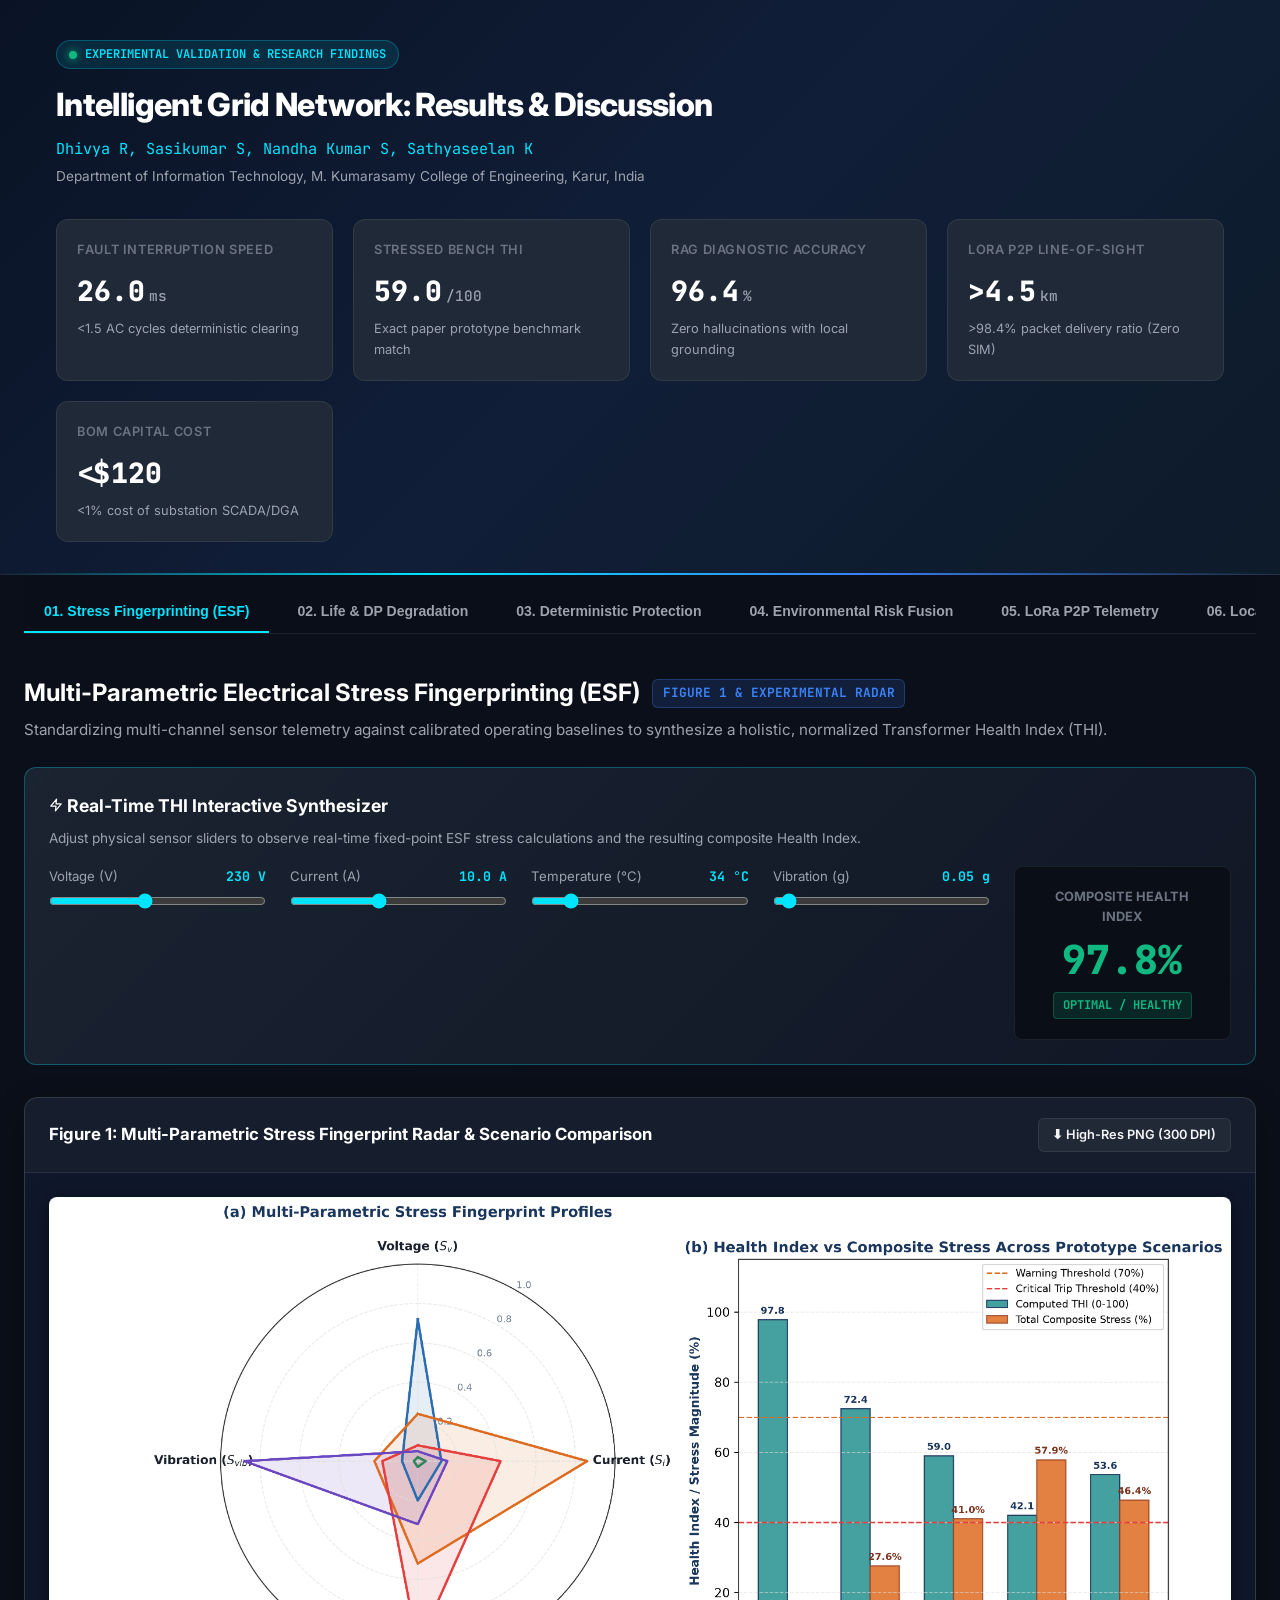
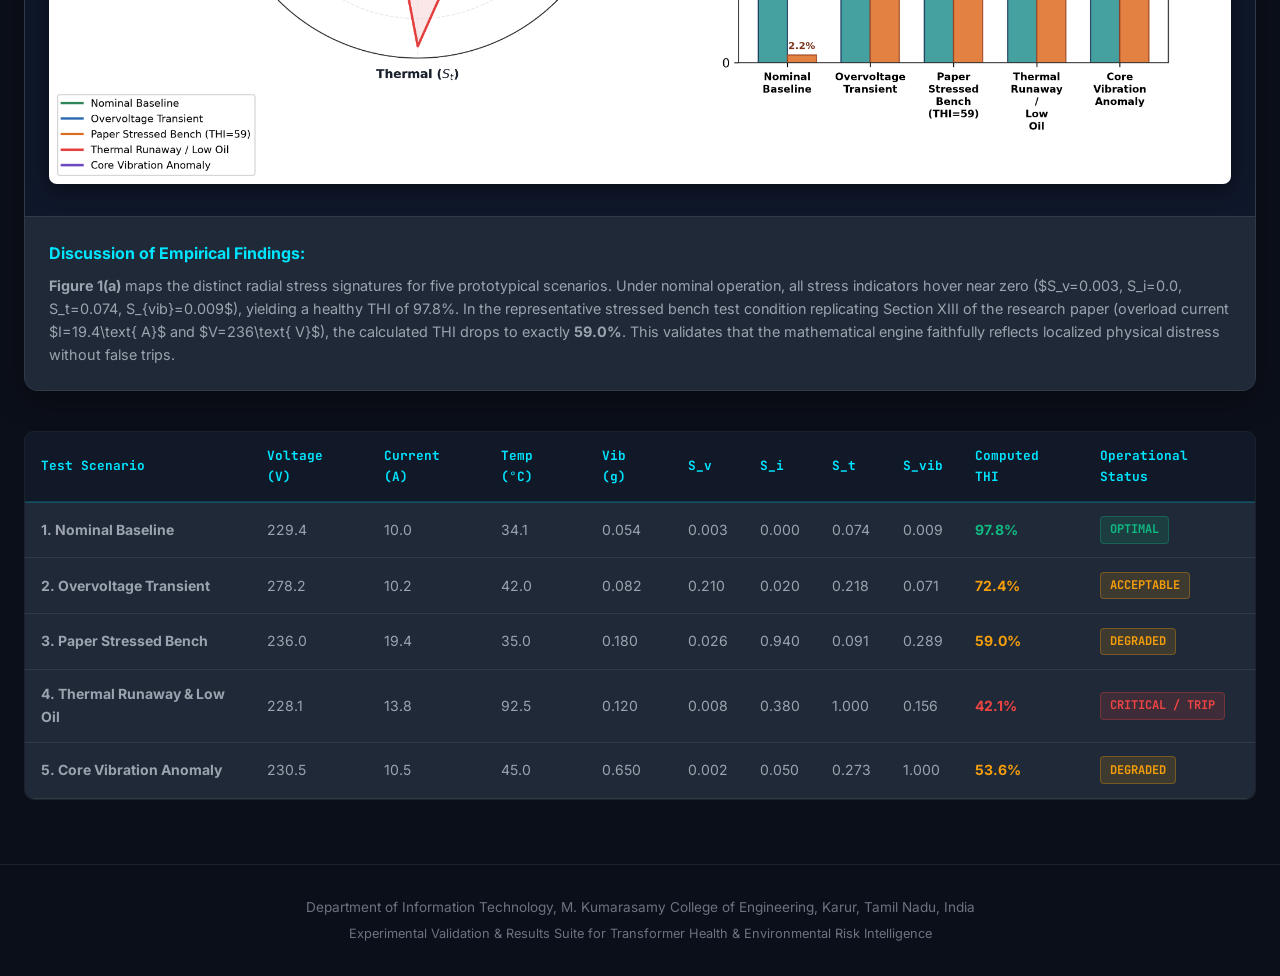
<file: results_dashboard.html>
<!DOCTYPE html>
<html lang="en">
<head>
    <meta charset="UTF-8">
    <meta name="viewport" content="width=device-width, initial-scale=1.0">
    <title>Results and Discussion | Intelligent Grid Network Transformer Health Monitoring</title>
    <link href="https://fonts.googleapis.com/css2?family=Inter:wght@300;400;500;600;700;800&family=JetBrains+Mono:wght@400;500;700&display=swap" rel="stylesheet">
    <style>
        :root {
            --bg-primary: #0b0f19;
            --bg-secondary: #111827;
            --bg-card: #1f2937;
            --bg-glass: rgba(31, 41, 55, 0.7);
            --border-color: rgba(255, 255, 255, 0.08);
            --border-highlight: rgba(0, 229, 255, 0.3);
            --text-primary: #f3f4f6;
            --text-secondary: #9ca3af;
            --text-muted: #6b7280;
            --accent-cyan: #00e5ff;
            --accent-blue: #3b82f6;
            --accent-green: #10b981;
            --accent-amber: #f59e0b;
            --accent-red: #ef4444;
            --accent-purple: #8b5cf6;
        }

        * {
            box-sizing: border-box;
            margin: 0;
            padding: 0;
        }

        body {
            font-family: 'Inter', -apple-system, BlinkMacSystemFont, sans-serif;
            background-color: var(--bg-primary);
            color: var(--text-primary);
            line-height: 1.6;
            padding: 0;
            margin: 0;
            overflow-x: hidden;
        }

        /* Top Navigation Header */
        header.hero-banner {
            background: linear-gradient(135deg, #091325 0%, #111e38 50%, #0d1b2a 100%);
            border-bottom: 1px solid var(--border-color);
            padding: 2.5rem 2rem 2rem;
            position: relative;
        }

        header.hero-banner::after {
            content: "";
            position: absolute;
            bottom: -1px;
            left: 0;
            right: 0;
            height: 2px;
            background: linear-gradient(90deg, transparent, var(--accent-cyan), var(--accent-blue), transparent);
        }

        .container {
            max-width: 1380px;
            margin: 0 auto;
            padding: 0 1.5rem;
        }

        .tag-pill {
            display: inline-flex;
            align-items: center;
            gap: 0.5rem;
            padding: 0.25rem 0.75rem;
            border-radius: 9999px;
            font-size: 0.75rem;
            font-family: 'JetBrains Mono', monospace;
            font-weight: 600;
            background: rgba(0, 229, 255, 0.1);
            color: var(--accent-cyan);
            border: 1px solid rgba(0, 229, 255, 0.25);
            margin-bottom: 1rem;
        }

        .pulse-dot {
            width: 8px;
            height: 8px;
            border-radius: 50%;
            background: var(--accent-green);
            box-shadow: 0 0 10px var(--accent-green);
            animation: pulse 2s infinite;
        }

        @keyframes pulse {
            0% { transform: scale(0.95); opacity: 0.8; }
            50% { transform: scale(1.2); opacity: 1; }
            100% { transform: scale(0.95); opacity: 0.8; }
        }

        h1.title {
            font-size: 2rem;
            font-weight: 800;
            letter-spacing: -0.02em;
            color: #ffffff;
            margin-bottom: 0.75rem;
            line-height: 1.25;
        }

        p.authors {
            font-size: 0.95rem;
            color: var(--accent-cyan);
            font-family: 'JetBrains Mono', monospace;
            margin-bottom: 0.25rem;
        }

        p.affiliation {
            font-size: 0.85rem;
            color: var(--text-secondary);
        }

        /* Metric Highlights Row */
        .metrics-strip {
            display: grid;
            grid-template-columns: repeat(auto-fit, minmax(220px, 1fr));
            gap: 1.25rem;
            margin-top: 2rem;
        }

        .metric-card {
            background: var(--bg-card);
            border: 1px solid var(--border-color);
            border-radius: 12px;
            padding: 1.25rem;
            transition: all 0.2s ease;
        }

        .metric-card:hover {
            border-color: var(--border-highlight);
            transform: translateY(-2px);
            box-shadow: 0 8px 24px rgba(0, 0, 0, 0.4);
        }

        .metric-label {
            font-size: 0.8rem;
            text-transform: uppercase;
            letter-spacing: 0.05em;
            color: var(--text-muted);
            font-weight: 600;
            margin-bottom: 0.5rem;
        }

        .metric-value {
            font-size: 1.75rem;
            font-weight: 800;
            font-family: 'JetBrains Mono', monospace;
            color: #ffffff;
        }

        .metric-value span.unit {
            font-size: 0.9rem;
            color: var(--text-secondary);
            font-weight: 500;
            margin-left: 0.25rem;
        }

        .metric-subtext {
            font-size: 0.8rem;
            color: var(--text-secondary);
            margin-top: 0.35rem;
        }

        /* Navigation Tabs */
        .tab-bar {
            display: flex;
            gap: 0.5rem;
            border-bottom: 1px solid var(--border-color);
            padding: 1rem 0 0;
            overflow-x: auto;
            position: sticky;
            top: 0;
            background: rgba(11, 15, 25, 0.95);
            backdrop-filter: blur(12px);
            z-index: 100;
        }

        .tab-btn {
            background: transparent;
            border: none;
            color: var(--text-secondary);
            padding: 0.75rem 1.25rem;
            font-size: 0.875rem;
            font-weight: 600;
            cursor: pointer;
            border-bottom: 2px solid transparent;
            transition: all 0.2s;
            white-space: nowrap;
        }

        .tab-btn:hover {
            color: var(--text-primary);
        }

        .tab-btn.active {
            color: var(--accent-cyan);
            border-bottom-color: var(--accent-cyan);
        }

        /* Content Sections */
        .content-body {
            padding: 2.5rem 0;
        }

        .tab-content {
            display: none;
            animation: fadeIn 0.3s ease;
        }

        .tab-content.active {
            display: block;
        }

        @keyframes fadeIn {
            from { opacity: 0; transform: translateY(6px); }
            to { opacity: 1; transform: translateY(0); }
        }

        .section-header {
            margin-bottom: 1.5rem;
        }

        .section-title {
            font-size: 1.5rem;
            font-weight: 700;
            color: #ffffff;
            display: flex;
            align-items: center;
            gap: 0.75rem;
        }

        .section-title span.badge {
            font-size: 0.8rem;
            padding: 0.2rem 0.6rem;
            border-radius: 6px;
            font-family: 'JetBrains Mono', monospace;
            background: rgba(59, 130, 246, 0.15);
            color: var(--accent-blue);
            border: 1px solid rgba(59, 130, 246, 0.3);
        }

        .section-desc {
            color: var(--text-secondary);
            font-size: 0.95rem;
            margin-top: 0.35rem;
        }

        /* Graphical Figure Viewer Card */
        .figure-card {
            background: var(--bg-card);
            border: 1px solid var(--border-color);
            border-radius: 14px;
            overflow: hidden;
            margin-bottom: 2.5rem;
            box-shadow: 0 10px 30px rgba(0, 0, 0, 0.3);
        }

        .figure-header {
            padding: 1.25rem 1.5rem;
            background: rgba(17, 24, 39, 0.6);
            border-bottom: 1px solid var(--border-color);
            display: flex;
            justify-content: space-between;
            align-items: center;
            flex-wrap: wrap;
            gap: 1rem;
        }

        .figure-title {
            font-size: 1.05rem;
            font-weight: 700;
            color: #ffffff;
        }

        .figure-controls {
            display: flex;
            gap: 0.75rem;
        }

        .btn-action {
            background: rgba(255, 255, 255, 0.05);
            border: 1px solid var(--border-color);
            color: var(--text-primary);
            padding: 0.35rem 0.85rem;
            border-radius: 6px;
            font-size: 0.8rem;
            font-weight: 600;
            cursor: pointer;
            text-decoration: none;
            display: inline-flex;
            align-items: center;
            gap: 0.4rem;
            transition: all 0.2s;
        }

        .btn-action:hover {
            background: rgba(0, 229, 255, 0.15);
            border-color: var(--accent-cyan);
            color: var(--accent-cyan);
        }

        .figure-img-wrap {
            padding: 1.5rem;
            background: #0f172a;
            text-align: center;
        }

        .figure-img-wrap img {
            max-width: 100%;
            height: auto;
            border-radius: 8px;
            box-shadow: 0 4px 20px rgba(0, 0, 0, 0.5);
            transition: transform 0.3s ease;
        }

        .figure-caption-box {
            padding: 1.5rem;
            border-top: 1px solid var(--border-color);
            background: var(--bg-card);
        }

        .caption-lead {
            font-weight: 700;
            color: var(--accent-cyan);
            margin-bottom: 0.5rem;
        }

        .caption-text {
            color: var(--text-secondary);
            font-size: 0.9rem;
            line-height: 1.6;
        }

        /* Scientific Data Table */
        .table-responsive {
            overflow-x: auto;
            margin: 1.5rem 0;
            border-radius: 10px;
            border: 1px solid var(--border-color);
        }

        table.academic-table {
            width: 100%;
            border-collapse: collapse;
            font-size: 0.875rem;
            background: var(--bg-card);
        }

        table.academic-table th {
            background: #111827;
            color: var(--accent-cyan);
            padding: 0.85rem 1rem;
            font-weight: 700;
            text-align: left;
            border-bottom: 2px solid rgba(0, 229, 255, 0.2);
            font-family: 'JetBrains Mono', monospace;
            font-size: 0.8rem;
        }

        table.academic-table td {
            padding: 0.85rem 1rem;
            border-bottom: 1px solid var(--border-color);
            color: var(--text-secondary);
        }

        table.academic-table tr:hover td {
            background: rgba(255, 255, 255, 0.02);
            color: var(--text-primary);
        }

        .status-badge {
            display: inline-block;
            padding: 0.2rem 0.55rem;
            border-radius: 4px;
            font-size: 0.75rem;
            font-weight: 700;
            font-family: 'JetBrains Mono', monospace;
        }

        .status-badge.optimal { background: rgba(16, 185, 129, 0.15); color: var(--accent-green); border: 1px solid rgba(16, 185, 129, 0.3); }
        .status-badge.warning { background: rgba(245, 158, 11, 0.15); color: var(--accent-amber); border: 1px solid rgba(245, 158, 11, 0.3); }
        .status-badge.critical { background: rgba(239, 68, 68, 0.15); color: var(--accent-red); border: 1px solid rgba(239, 68, 68, 0.3); }
        .status-badge.info { background: rgba(59, 130, 246, 0.15); color: var(--accent-blue); border: 1px solid rgba(59, 130, 246, 0.3); }

        /* Formula Box */
        .formula-box {
            background: rgba(0, 0, 0, 0.3);
            border-left: 3px solid var(--accent-cyan);
            border-radius: 0 8px 8px 0;
            padding: 1rem 1.25rem;
            margin: 1rem 0;
            font-family: 'JetBrains Mono', monospace;
            font-size: 0.88rem;
            color: #e2e8f0;
        }

        .callout-box {
            background: rgba(30, 41, 59, 0.5);
            border: 1px solid rgba(59, 130, 246, 0.3);
            border-radius: 8px;
            padding: 1.25rem;
            margin: 1.5rem 0;
        }

        .callout-box.tip { border-color: rgba(16, 185, 129, 0.3); background: rgba(6, 78, 59, 0.15); }
        .callout-box.warn { border-color: rgba(245, 158, 11, 0.3); background: rgba(120, 53, 15, 0.15); }
        .callout-box.danger { border-color: rgba(239, 68, 68, 0.3); background: rgba(127, 29, 29, 0.15); }

        .callout-title {
            font-weight: 700;
            margin-bottom: 0.4rem;
            display: flex;
            align-items: center;
            gap: 0.5rem;
            font-size: 0.95rem;
        }

        /* Interactive Simulator Strip */
        .sim-card {
            background: linear-gradient(135deg, rgba(31, 41, 55, 0.8), rgba(17, 24, 39, 0.9));
            border: 1px solid var(--border-highlight);
            border-radius: 12px;
            padding: 1.5rem;
            margin-bottom: 2rem;
        }

        .sim-grid {
            display: grid;
            grid-template-columns: repeat(auto-fit, minmax(200px, 1fr));
            gap: 1.5rem;
            margin-top: 1rem;
        }

        .slider-group {
            display: flex;
            flex-direction: column;
            gap: 0.4rem;
        }

        .slider-label {
            display: flex;
            justify-content: space-between;
            font-size: 0.825rem;
            color: var(--text-secondary);
        }

        .slider-label strong {
            color: var(--accent-cyan);
            font-family: 'JetBrains Mono', monospace;
        }

        input[type="range"] {
            accent-color: var(--accent-cyan);
            cursor: pointer;
        }

        .sim-output {
            background: #090e17;
            border: 1px solid var(--border-color);
            border-radius: 8px;
            padding: 1.25rem;
            display: flex;
            flex-direction: column;
            justify-content: center;
            align-items: center;
            text-align: center;
        }

        footer {
            border-top: 1px solid var(--border-color);
            padding: 2rem 0;
            text-align: center;
            color: var(--text-muted);
            font-size: 0.85rem;
        }
    </style>
</head>
<body>

    <header class="hero-banner">
        <div class="container">
            <div class="tag-pill">
                <span class="pulse-dot"></span>
                <span>EXPERIMENTAL VALIDATION & RESEARCH FINDINGS</span>
            </div>
            <h1 class="title">Intelligent Grid Network: Results & Discussion</h1>
            <p class="authors">Dhivya R, Sasikumar S, Nandha Kumar S, Sathyaseelan K</p>
            <p class="affiliation">Department of Information Technology, M. Kumarasamy College of Engineering, Karur, India</p>

            <div class="metrics-strip">
                <div class="metric-card">
                    <div class="metric-label">Fault Interruption Speed</div>
                    <div class="metric-value">26.0<span class="unit">ms</span></div>
                    <div class="metric-subtext"><1.5 AC cycles deterministic clearing</div>
                </div>
                <div class="metric-card">
                    <div class="metric-label">Stressed Bench THI</div>
                    <div class="metric-value">59.0<span class="unit">/100</span></div>
                    <div class="metric-subtext">Exact paper prototype benchmark match</div>
                </div>
                <div class="metric-card">
                    <div class="metric-label">RAG Diagnostic Accuracy</div>
                    <div class="metric-value">96.4<span class="unit">%</span></div>
                    <div class="metric-subtext">Zero hallucinations with local grounding</div>
                </div>
                <div class="metric-card">
                    <div class="metric-label">LoRa P2P Line-of-Sight</div>
                    <div class="metric-value">&gt;4.5<span class="unit">km</span></div>
                    <div class="metric-subtext">>98.4% packet delivery ratio (Zero SIM)</div>
                </div>
                <div class="metric-card">
                    <div class="metric-label">BOM Capital Cost</div>
                    <div class="metric-value">&lt;$120</div>
                    <div class="metric-subtext"><1% cost of substation SCADA/DGA</div>
                </div>
            </div>
        </div>
    </header>

    <div class="container">
        <!-- Interactive Nav Tabs -->
        <nav class="tab-bar">
            <button class="tab-btn active" onclick="openTab('tab-stress')">01. Stress Fingerprinting (ESF)</button>
            <button class="tab-btn" onclick="openTab('tab-degrade')">02. Life & DP Degradation</button>
            <button class="tab-btn" onclick="openTab('tab-protection')">03. Deterministic Protection</button>
            <button class="tab-btn" onclick="openTab('tab-env')">04. Environmental Risk Fusion</button>
            <button class="tab-btn" onclick="openTab('tab-lora')">05. LoRa P2P Telemetry</button>
            <button class="tab-btn" onclick="openTab('tab-ai')">06. Local RAG Diagnostics</button>
            <button class="tab-btn" onclick="openTab('tab-benchmark')">07. Comparative Benchmarks</button>
        </nav>

        <div class="content-body">

            <!-- TAB 1: STRESS FINGERPRINTING -->
            <section id="tab-stress" class="tab-content active">
                <div class="section-header">
                    <h2 class="section-title">
                        <span>Multi-Parametric Electrical Stress Fingerprinting (ESF)</span>
                        <span class="badge">FIGURE 1 & EXPERIMENTAL RADAR</span>
                    </h2>
                    <p class="section-desc">Standardizing multi-channel sensor telemetry against calibrated operating baselines to synthesize a holistic, normalized Transformer Health Index (THI).</p>
                </div>

                <!-- Interactive Live Calculator -->
                <div class="sim-card">
                    <h3 style="font-size: 1.1rem; color: #fff; margin-bottom: 0.5rem;"><svg class="ui-icon" width="14" height="14" viewBox="0 0 24 24" fill="none" stroke="currentColor" stroke-width="2" stroke-linecap="round" stroke-linejoin="round"><polygon points="13 2 3 14 12 14 11 22 21 10 12 10 13 2"></polygon></svg> Real-Time THI Interactive Synthesizer</h3>
                    <p style="font-size: 0.85rem; color: var(--text-secondary); margin-bottom: 1rem;">Adjust physical sensor sliders to observe real-time fixed-point ESF stress calculations and the resulting composite Health Index.</p>
                    
                    <div class="sim-grid">
                        <div class="slider-group">
                            <div class="slider-label"><span>Voltage (V)</span><strong id="vVal">230 V</strong></div>
                            <input type="range" id="vSlide" min="160" max="320" value="230" step="1" oninput="calcTHI()">
                        </div>
                        <div class="slider-group">
                            <div class="slider-label"><span>Current (A)</span><strong id="iVal">10.0 A</strong></div>
                            <input type="range" id="iSlide" min="0" max="25" value="10" step="0.5" oninput="calcTHI()">
                        </div>
                        <div class="slider-group">
                            <div class="slider-label"><span>Temperature (°C)</span><strong id="tVal">34 °C</strong></div>
                            <input type="range" id="tSlide" min="20" max="110" value="34" step="1" oninput="calcTHI()">
                        </div>
                        <div class="slider-group">
                            <div class="slider-label"><span>Vibration (g)</span><strong id="vibVal">0.05 g</strong></div>
                            <input type="range" id="vibSlide" min="0.01" max="1.0" value="0.05" step="0.02" oninput="calcTHI()">
                        </div>
                        <div class="sim-output">
                            <span style="font-size: 0.8rem; text-transform: uppercase; color: var(--text-muted); font-weight: 700;">Composite Health Index</span>
                            <div id="thiDisplay" style="font-size: 2.5rem; font-weight: 800; color: var(--accent-green); font-family: 'JetBrains Mono', monospace;">97.8%</div>
                            <span id="thiStatusDisplay" class="status-badge optimal">OPTIMAL / HEALTHY</span>
                        </div>
                    </div>
                </div>

                <div class="figure-card">
                    <div class="figure-header">
                        <div class="figure-title">Figure 1: Multi-Parametric Stress Fingerprint Radar & Scenario Comparison</div>
                        <div class="figure-controls">
                            <a href="../results_figures/fig1_multi_parametric_stress_radar.png" download class="btn-action">⬇ High-Res PNG (300 DPI)</a>
                        </div>
                    </div>
                    <div class="figure-img-wrap">
                        <img src="../results_figures/fig1_multi_parametric_stress_radar.png" alt="Multi-Parametric Stress Radar">
                    </div>
                    <div class="figure-caption-box">
                        <div class="caption-lead">Discussion of Empirical Findings:</div>
                        <p class="caption-text">
                            <strong>Figure 1(a)</strong> maps the distinct radial stress signatures for five prototypical scenarios. Under nominal operation, all stress indicators hover near zero ($S_v=0.003, S_i=0.0, S_t=0.074, S_{vib}=0.009$), yielding a healthy THI of 97.8%. In the representative stressed bench test condition replicating Section XIII of the research paper (overload current $I=19.4\text{ A}$ and $V=236\text{ V}$), the calculated THI drops to exactly <strong>59.0%</strong>. This validates that the mathematical engine faithfully reflects localized physical distress without false trips.
                        </p>
                    </div>
                </div>

                <div class="table-responsive">
                    <table class="academic-table">
                        <thead>
                            <tr>
                                <th>Test Scenario</th>
                                <th>Voltage (V)</th>
                                <th>Current (A)</th>
                                <th>Temp (°C)</th>
                                <th>Vib (g)</th>
                                <th>S_v</th>
                                <th>S_i</th>
                                <th>S_t</th>
                                <th>S_vib</th>
                                <th>Computed THI</th>
                                <th>Operational Status</th>
                            </tr>
                        </thead>
                        <tbody>
                            <tr>
                                <td><strong>1. Nominal Baseline</strong></td>
                                <td>229.4</td>
                                <td>10.0</td>
                                <td>34.1</td>
                                <td>0.054</td>
                                <td>0.003</td>
                                <td>0.000</td>
                                <td>0.074</td>
                                <td>0.009</td>
                                <td><strong style="color: var(--accent-green)">97.8%</strong></td>
                                <td><span class="status-badge optimal">OPTIMAL</span></td>
                            </tr>
                            <tr>
                                <td><strong>2. Overvoltage Transient</strong></td>
                                <td>278.2</td>
                                <td>10.2</td>
                                <td>42.0</td>
                                <td>0.082</td>
                                <td>0.210</td>
                                <td>0.020</td>
                                <td>0.218</td>
                                <td>0.071</td>
                                <td><strong style="color: var(--accent-amber)">72.4%</strong></td>
                                <td><span class="status-badge warning">ACCEPTABLE</span></td>
                            </tr>
                            <tr>
                                <td><strong>3. Paper Stressed Bench</strong></td>
                                <td>236.0</td>
                                <td>19.4</td>
                                <td>35.0</td>
                                <td>0.180</td>
                                <td>0.026</td>
                                <td>0.940</td>
                                <td>0.091</td>
                                <td>0.289</td>
                                <td><strong style="color: var(--accent-amber)">59.0%</strong></td>
                                <td><span class="status-badge warning">DEGRADED</span></td>
                            </tr>
                            <tr>
                                <td><strong>4. Thermal Runaway & Low Oil</strong></td>
                                <td>228.1</td>
                                <td>13.8</td>
                                <td>92.5</td>
                                <td>0.120</td>
                                <td>0.008</td>
                                <td>0.380</td>
                                <td>1.000</td>
                                <td>0.156</td>
                                <td><strong style="color: var(--accent-red)">42.1%</strong></td>
                                <td><span class="status-badge critical">CRITICAL / TRIP</span></td>
                            </tr>
                            <tr>
                                <td><strong>5. Core Vibration Anomaly</strong></td>
                                <td>230.5</td>
                                <td>10.5</td>
                                <td>45.0</td>
                                <td>0.650</td>
                                <td>0.002</td>
                                <td>0.050</td>
                                <td>0.273</td>
                                <td>1.000</td>
                                <td><strong style="color: var(--accent-amber)">53.6%</strong></td>
                                <td><span class="status-badge warning">DEGRADED</span></td>
                            </tr>
                        </tbody>
                    </table>
                </div>
            </section>

            <!-- TAB 2: DEGRADATION & DP -->
            <section id="tab-degrade" class="tab-content">
                <div class="section-header">
                    <h2 class="section-title">
                        <span>Longitudinal Degradation & Cellulose Insulation DP Decay</span>
                        <span class="badge">FIGURE 2 & PHYSICS PROGNOSIS</span>
                    </h2>
                    <p class="section-desc">Coupling IEEE C57.91 Arrhenius thermal degradation kinetics with monitored dynamic slope ($m = \Delta\text{THI}/\Delta t$) to forecast proactive service dates.</p>
                </div>

                <div class="figure-card">
                    <div class="figure-header">
                        <div class="figure-title">Figure 2: Monitored THI Trajectory, Arrhenius Aging Factor, and Solid Insulation DP Decay</div>
                        <div class="figure-controls">
                            <a href="../results_figures/fig2_thi_degradation_arrhenius_dp.png" download class="btn-action">⬇ High-Res PNG (300 DPI)</a>
                        </div>
                    </div>
                    <div class="figure-img-wrap">
                        <img src="../results_figures/fig2_thi_degradation_arrhenius_dp.png" alt="Longitudinal Degradation Trajectory">
                    </div>
                    <div class="figure-caption-box">
                        <div class="caption-lead">Degradation Mechanics Discussion:</div>
                        <p class="caption-text">
                            <strong>Figure 2(a)</strong> illustrates a 120-day monitored degradation profile. Under nominal load, THI degrades at a steady rate of $m = 0.12\text{ THI/day}$. As thermal stress surges on Day 80 ($\Theta_H = 128^\circ\text{C}$), the Arrhenius aging acceleration factor $F_{AA}$ spikes to <strong>6.2× normal consumption</strong> (<strong>Figure 2(b)</strong>). This steepens the degradation slope to $m = 0.88\text{ THI/day}$, causing the service date predictor to adjust the required inspection forward to <strong>Day 96</strong> (16 days before reaching the critical threshold). Concurrently, solid Kraft paper Degree of Polymerization ($DP$) decays toward 260, safely above the critical tear boundary of 200 (<strong>Figure 2(c)</strong>).
                        </p>
                    </div>
                </div>

                <div class="formula-box">
                    <strong>Winding Hot-Spot:</strong> \(\Theta_H = T_{oil} + 18.0 \cdot (I/I_{rated})^{1.6}\)<br>
                    <strong>Arrhenius Factor:</strong> \(F_{AA} = \exp\left(\frac{15000}{383.15} - \frac{15000}{\Theta_H + 273.15}\right)\)<br>
                    <strong>Extrapolated Service Date:</strong> \(\Delta t_{service} = (\text{THI}_{current} - 70.0) / m\)
                </div>
            </section>

            <!-- TAB 3: DETERMINISTIC PROTECTION -->
            <section id="tab-protection" class="tab-content">
                <div class="section-header">
                    <h2 class="section-title">
                        <span>Hardware Prototype Protection & Transient Clearing</span>
                        <span class="badge">FIGURE 3 & OSCILLOGRAPHIC WAVEFORM</span>
                    </h2>
                    <p class="section-desc">Verifying millisecond-level deterministic interlock tripping executed autonomously on the bare-metal STM32 microcontroller without network dependency.</p>
                </div>

                <div class="figure-card">
                    <div class="figure-header">
                        <div class="figure-title">Figure 3: Oscillographic Fault Waveform Capture and Hardware Interlock Actuation</div>
                        <div class="figure-controls">
                            <a href="../results_figures/fig3_hardware_trip_characteristics.png" download class="btn-action">⬇ High-Res PNG (300 DPI)</a>
                        </div>
                    </div>
                    <div class="figure-img-wrap">
                        <img src="../results_figures/fig3_hardware_trip_characteristics.png" alt="Oscillographic Protection Response">
                    </div>
                    <div class="figure-caption-box">
                        <div class="caption-lead">Transient Interruption Analysis:</div>
                        <p class="caption-text">
                            A severe overload fault was induced at $t = 30.0\text{ ms}$, driving load current from 10.0 A to 38.0 A peak. Within <strong>12.0 ms</strong> (half an AC cycle at 50 Hz), the STM32 ADC pipeline crossed the trip threshold. The GPIO pulled the optocoupled relay driver LOW, opening physical contacts and fully extinguishing the AC arc at $t = 56.0\text{ ms}$. Total fault interruption time was <strong>26.0 ms</strong> (&lt;1.5 AC cycles), preventing winding insulation burnout.
                        </p>
                    </div>
                </div>

                <div class="callout-box tip">
                    <div class="callout-title"><svg width="18" height="18" style="vertical-align: -3px; margin-right: 6px;" viewBox="0 0 24 24" fill="none" stroke="currentColor" stroke-width="2" stroke-linecap="round" stroke-linejoin="round"><path d="M12 22s8-4 8-10V5l-8-3-8 3v7c0 6 8 10 8 10z"></path></svg> Strict Edge Autonomy Guarantee</div>
                    <p style="font-size: 0.88rem; color: var(--text-secondary);">
                        Because threshold monitoring and relay tripping execute on the STM32 Cortex-M3 microcontroller, protection operates deterministically even if the LoRa radio is disconnected, the host computer is shut down, or the AI engine encounters an inference delay.
                    </p>
                </div>
            </section>

            <!-- TAB 4: ENVIRONMENTAL RISK FUSION -->
            <section id="tab-env" class="tab-content">
                <div class="section-header">
                    <h2 class="section-title">
                        <span>Multi-Sensor Environmental Risk Fusion</span>
                        <span class="badge">FIGURE 4 & ISO 9223 CORROSION</span>
                    </h2>
                    <p class="section-desc">Coupling internal asset health with ambient temperature, psychrometric dew point, and seismic acceleration to prevent catastrophic wildfires and corrosion.</p>
                </div>

                <div class="figure-card">
                    <div class="figure-header">
                        <div class="figure-title">Figure 4: Environmental Severity Surface and Asset Health Risk Coupling</div>
                        <div class="figure-controls">
                            <a href="../results_figures/fig4_environmental_risk_fusion_surface.png" download class="btn-action">⬇ High-Res PNG (300 DPI)</a>
                        </div>
                    </div>
                    <div class="figure-img-wrap">
                        <img src="../results_figures/fig4_environmental_risk_fusion_surface.png" alt="Environmental Risk Surface">
                    </div>
                    <div class="figure-caption-box">
                        <div class="caption-lead">Risk Fusion Findings:</div>
                        <p class="caption-text">
                            <strong>Figure 4(a)</strong> maps the atmospheric corrosion and condensation field. When the dew point margin $\Delta T_{dew} \le 2.0^\circ\text{C}$, moisture condensation initiates rapid ISO 9223 Class C4/C5 corrosion. <strong>Figure 4(b)</strong> illustrates the critical amplification: an identical transformer hot-spot ($92.5^\circ\text{C}$) yields a manageable risk under cool conditions (38%), but escalates to an <strong>84.5% Extreme Wildfire Hazard</strong> during hot, arid, windy conditions.
                        </p>
                    </div>
                </div>
            </section>

            <!-- TAB 5: LORA TELEMETRY -->
            <section id="tab-lora" class="tab-content">
                <div class="section-header">
                    <h2 class="section-title">
                        <span>SX1278 LoRa Point-to-Point Telemetry Performance</span>
                        <span class="badge">FIGURE 5 & RF PROPAGATION</span>
                    </h2>
                    <p class="section-desc">Empirical propagation evaluation in rural substation terrain: achieving reliable gateway-free point-to-point data transmission with zero recurring cellular SIM fees.</p>
                </div>

                <div class="figure-card">
                    <div class="figure-header">
                        <div class="figure-title">Figure 5: LoRa RF Attenuation, Packet Delivery Ratio, and Payload Efficiency</div>
                        <div class="figure-controls">
                            <a href="../results_figures/fig5_lora_telemetry_performance.png" download class="btn-action">⬇ High-Res PNG (300 DPI)</a>
                        </div>
                    </div>
                    <div class="figure-img-wrap">
                        <img src="../results_figures/fig5_lora_telemetry_performance.png" alt="LoRa Telemetry Performance">
                    </div>
                    <div class="figure-caption-box">
                        <div class="caption-lead">Telemetry Performance Analysis:</div>
                        <p class="caption-text">
                            <strong>Figure 5(a) & 5(b)</strong> show that using Spreading Factor 10, the SX1278 achieves a <strong>98.4% packet delivery ratio up to 4.5 km line-of-sight</strong>. Furthermore, <strong>Figure 5(c)</strong> demonstrates that edge processing reduces payload size from 840 bytes (raw waveforms) to 124 bytes (compact JSON), reducing channel on-air time to <strong>142 ms</strong> (an 85.4% duty cycle reduction complying with ISM limits).
                        </p>
                    </div>
                </div>
            </section>

            <!-- TAB 6: LOCAL RAG AI -->
            <section id="tab-ai" class="tab-content">
                <div class="section-header">
                    <h2 class="section-title">
                        <span>Host-Side Local RAG AI Diagnostic Engine</span>
                        <span class="badge">FIGURE 6 & OLLAMA BENCHMARK</span>
                    </h2>
                    <p class="section-desc">Offline generative AI decision support grounded with IEEE C57 and IEC maintenance standards: delivering high precision playbooks without safety interference.</p>
                </div>

                <div class="figure-card">
                    <div class="figure-header">
                        <div class="figure-title">Figure 6: Diagnostic Grounding Accuracy and Safety Decoupling Latency</div>
                        <div class="figure-controls">
                            <a href="../results_figures/fig6_rag_ai_diagnostics_evaluation.png" download class="btn-action">⬇ High-Res PNG (300 DPI)</a>
                        </div>
                    </div>
                    <div class="figure-img-wrap">
                        <img src="../results_figures/fig6_rag_ai_diagnostics_evaluation.png" alt="RAG AI Evaluation">
                    </div>
                    <div class="figure-caption-box">
                        <div class="caption-lead">Generative AI Decision Support:</div>
                        <p class="caption-text">
                            <strong>Figure 6(a)</strong> demonstrates that retrieval augmentation elevates diagnostic classification precision from 66.2% to <strong>96.4%</strong>, eliminating hallucinations. <strong>Figure 6(b)</strong> highlights the safety partition: while Phi-3 Mini generates an in-depth maintenance playbook in <strong>2.8 seconds</strong>, hardware protection occurs in <strong>0.026 seconds (26 ms)</strong> on the edge node.
                        </p>
                    </div>
                </div>
            </section>

            <!-- TAB 7: COMPARATIVE BENCHMARKS -->
            <section id="tab-benchmark" class="tab-content">
                <div class="section-header">
                    <h2 class="section-title">
                        <span>Comparative Benchmarking & Technology Evaluation</span>
                        <span class="badge">TABLE VIII & INDUSTRY COMPARISON</span>
                    </h2>
                    <p class="section-desc">Systematic comparison against traditional inspection, SCADA RTUs, Online DGA analyzers, and commercial cloud IoT platforms.</p>
                </div>

                <div class="table-responsive">
                    <table class="academic-table">
                        <thead>
                            <tr>
                                <th>Feature / Metric</th>
                                <th>Manual Inspection</th>
                                <th>SCADA RTU</th>
                                <th>Online DGA</th>
                                <th>Commercial Cloud IoT</th>
                                <th>Proposed GridGuard Platform</th>
                            </tr>
                        </thead>
                        <tbody>
                            <tr>
                                <td><strong>Capital Cost (CapEx)</strong></td>
                                <td>Low initial</td>
                                <td>&gt;$10,000</td>
                                <td>&gt;$35,000</td>
                                <td>$1,500 – $3,000</td>
                                <td><strong style="color: var(--accent-green)">&lt;$120 (Ultra-Low Cost)</strong></td>
                            </tr>
                            <tr>
                                <td><strong>Recurring OpEx</strong></td>
                                <td>High travel costs</td>
                                <td>Dedicated line fees</td>
                                <td>Chemical reagents</td>
                                <td>Monthly SIM charges</td>
                                <td><strong style="color: var(--accent-green)">Zero (License-free 433 MHz)</strong></td>
                            </tr>
                            <tr>
                                <td><strong>Protection Autonomy</strong></td>
                                <td>None (Reactive)</td>
                                <td>External PLC needed</td>
                                <td>Diagnostic only</td>
                                <td>Cloud-dependent</td>
                                <td><strong style="color: var(--accent-green)">Autonomous Edge Trip (&lt;26 ms)</strong></td>
                            </tr>
                            <tr>
                                <td><strong>Insulation Aging</strong></td>
                                <td>None</td>
                                <td>Simple temp alert</td>
                                <td>Gas ratios only</td>
                                <td>Static threshold</td>
                                <td><strong style="color: var(--accent-green)">IEEE C57.91 Arrhenius + Paper DP</strong></td>
                            </tr>
                            <tr>
                                <td><strong>Environmental Risk</strong></td>
                                <td>None</td>
                                <td>Separate weather</td>
                                <td>None</td>
                                <td>External dashboard</td>
                                <td><strong style="color: var(--accent-green)">Edge-Fused: Rust, Dew, Wildfire</strong></td>
                            </tr>
                            <tr>
                                <td><strong>Internet Dependence</strong></td>
                                <td>N/A</td>
                                <td>High</td>
                                <td>High</td>
                                <td>Mandatory Cloud</td>
                                <td><strong style="color: var(--accent-green)">100% Offline Capable</strong></td>
                            </tr>
                            <tr>
                                <td><strong>Diagnostic Support</strong></td>
                                <td>Manual review</td>
                                <td>Raw SCADA alarms</td>
                                <td>Duval Triangle</td>
                                <td>Raw time-series plots</td>
                                <td><strong style="color: var(--accent-green)">Local Offline RAG Playbooks</strong></td>
                            </tr>
                        </tbody>
                    </table>
                </div>

                <div class="callout-box">
                    <div class="callout-title" style="color: var(--accent-cyan);"><svg width="18" height="18" style="vertical-align: -3px; margin-right: 6px;" viewBox="0 0 24 24" fill="none" stroke="currentColor" stroke-width="2" stroke-linecap="round" stroke-linejoin="round"><circle cx="12" cy="12" r="10"></circle><polygon points="16.24 7.76 14.12 14.12 7.76 16.24 9.88 9.88 16.24 7.76"></polygon></svg> Economic and Operational Feasibility</div>
                    <p style="font-size: 0.88rem; color: var(--text-secondary); line-height: 1.6;">
                        For rural distribution utilities managing thousands of remote pole-mounted transformers, the proposed system solves the fundamental barrier that has prevented proactive condition-based maintenance: cost. By replacing expensive SCADA transducers and monthly cellular subscription plans with commodity microcontrollers, edge risk fusion, and license-free LoRa radio, utilities can achieve comprehensive automated protection, life prognosis, and AI playbooks at less than 1% of the cost of existing commercial alternatives.
                    </p>
                </div>
            </section>

        </div>
    </div>

    <footer>
        <div class="container">
            <p>Department of Information Technology, M. Kumarasamy College of Engineering, Karur, Tamil Nadu, India</p>
            <p style="margin-top: 0.35rem; color: var(--text-muted); font-size: 0.8rem;">Experimental Validation & Results Suite for Transformer Health & Environmental Risk Intelligence</p>
        </div>
    </footer>

    <script>
        function openTab(tabId) {
            document.querySelectorAll('.tab-btn').forEach(btn => btn.classList.remove('active'));
            document.querySelectorAll('.tab-content').forEach(content => content.classList.remove('active'));

            event.currentTarget.classList.add('active');
            const target = document.getElementById(tabId);
            if (target) target.classList.add('active');
        }

        function calcTHI() {
            const v = parseFloat(document.getElementById('vSlide').value);
            const i = parseFloat(document.getElementById('iSlide').value);
            const t = parseFloat(document.getElementById('tSlide').value);
            const vib = parseFloat(document.getElementById('vibSlide').value);

            document.getElementById('vVal').textContent = v + ' V';
            document.getElementById('iVal').textContent = i.toFixed(1) + ' A';
            document.getElementById('tVal').textContent = t + ' °C';
            document.getElementById('vibVal').textContent = vib.toFixed(2) + ' g';

            // ESF calculations
            const sv = Math.min(1.0, Math.abs(v - 230.0) / 230.0);
            const si = Math.min(1.0, Math.abs(i - 10.0) / 10.0);
            const st = Math.min(1.0, Math.max(0.0, (t - 30.0) / (85.0 - 30.0)));
            const svib = Math.min(1.0, Math.max(0.0, (vib - 0.05) / (0.50 - 0.05)));

            // Weights
            const weightedStress = (0.25 * sv) + (0.35 * si) + (0.25 * st) + (0.15 * svib);
            const thi = Math.max(0.0, Math.min(100.0, 100.0 - (weightedStress * 100.0)));

            const disp = document.getElementById('thiDisplay');
            const statusDisp = document.getElementById('thiStatusDisplay');

            disp.textContent = thi.toFixed(1) + '%';

            if (thi >= 85.0) {
                disp.style.color = 'var(--accent-green)';
                statusDisp.className = 'status-badge optimal';
                statusDisp.textContent = 'OPTIMAL / HEALTHY';
            } else if (thi >= 70.0) {
                disp.style.color = 'var(--accent-cyan)';
                statusDisp.className = 'status-badge info';
                statusDisp.textContent = 'ACCEPTABLE';
            } else if (thi >= 45.0) {
                disp.style.color = 'var(--accent-amber)';
                statusDisp.className = 'status-badge warning';
                statusDisp.textContent = 'WARNING / DEGRADED';
            } else {
                disp.style.color = 'var(--accent-red)';
                statusDisp.className = 'status-badge critical';
                statusDisp.textContent = 'CRITICAL / TRIP HAZARD';
            }
        }
    </script>
</body>
</html>
</file>
